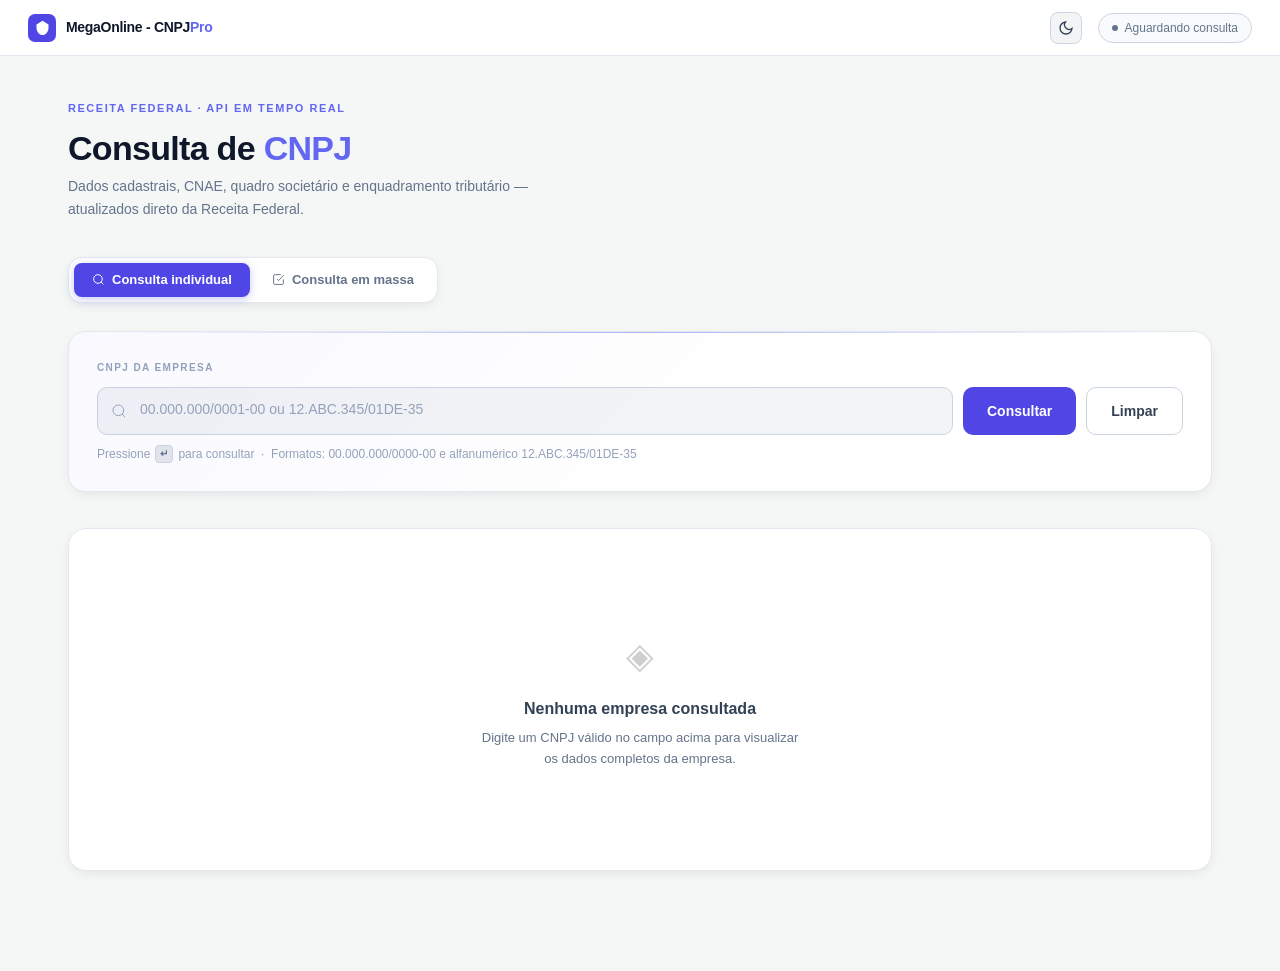
<file: index.html>
<!DOCTYPE html>
<html lang="pt-BR">
<head>
  <meta charset="UTF-8" />
  <meta name="viewport" content="width=device-width, initial-scale=1.0" />
  <title>Consulta de CNPJ Grátis — Dados da Receita Federal | MegaOnline CNPJ Pro</title>
  <meta name="description" content="Consulte CNPJ grátis e sem cadastro: razão social, inscrição estadual, situação cadastral, CNAEs, quadro societário e regime tributário. Consulta individual ou em massa, com exportação em CSV." />
  <link rel="canonical" href="https://marcosdemori.github.io/consultar-cnpj/" />
  <meta name="robots" content="index, follow, max-image-preview:large" />
  <meta name="author" content="Marcos De Mori Laiola" />
  <meta name="referrer" content="strict-origin-when-cross-origin" />
  <meta name="theme-color" content="#09090b" media="(prefers-color-scheme: dark)" />
  <meta name="theme-color" content="#f4f7f6" media="(prefers-color-scheme: light)" />

  <!-- Content Security Policy: defesa em profundidade contra injeção via dados das APIs.
       'unsafe-inline' permanece em style-src porque o HTML e o render usam atributos
       style="..."; já script-src não precisa dele (nenhum script inline nem onclick).
       frame-ancestors é ignorado em meta tag e o GitHub Pages não define headers,
       então proteção contra clickjacking exigiria outra hospedagem. -->
  <meta http-equiv="Content-Security-Policy" content="default-src 'none'; script-src 'self' https://static.cloudflareinsights.com; style-src 'self' 'unsafe-inline' https://fonts.googleapis.com; font-src https://fonts.gstatic.com; img-src 'self' data:; connect-src https://publica.cnpj.ws https://open.cnpja.com https://cloudflareinsights.com https://static.cloudflareinsights.com; base-uri 'self'; form-action 'none'; object-src 'none'" />

  <!-- Open Graph / Twitter: preview ao compartilhar em WhatsApp, LinkedIn e X -->
  <meta property="og:type" content="website" />
  <meta property="og:site_name" content="MegaOnline CNPJ Pro" />
  <meta property="og:locale" content="pt_BR" />
  <meta property="og:url" content="https://marcosdemori.github.io/consultar-cnpj/" />
  <meta property="og:title" content="Consulta de CNPJ Grátis — Dados da Receita Federal" />
  <meta property="og:description" content="Razão social, inscrição estadual, situação cadastral, CNAEs e quadro societário. Consulta individual ou em massa, com exportação em CSV." />
  <meta property="og:image" content="https://marcosdemori.github.io/consultar-cnpj/og-image.png" />
  <meta property="og:image:width" content="1200" />
  <meta property="og:image:height" content="630" />
  <meta property="og:image:alt" content="MegaOnline CNPJ Pro — consulta de CNPJ" />
  <meta name="twitter:card" content="summary_large_image" />
  <meta name="twitter:title" content="Consulta de CNPJ Grátis — Dados da Receita Federal" />
  <meta name="twitter:description" content="Razão social, inscrição estadual, situação cadastral, CNAEs e quadro societário. Consulta individual ou em massa." />
  <meta name="twitter:image" content="https://marcosdemori.github.io/consultar-cnpj/og-image.png" />

  <link rel="icon" href="data:image/svg+xml,<svg xmlns='http://www.w3.org/2000/svg' viewBox='0 0 24 24' fill='%236366f1'><path d='M3 21h18v-2H3v2zm4-4h2v-2H7v2zm0-4h2v-2H7v2zm0-4h2V7H7v2zm4 8h2v-2h-2v2zm0-4h2v-2h-2v2zm0-4h2V7h-2v2zm4 8h2v-2h-2v2zm0-4h2v-2h-2v2zm0-4h2V7h-2v2zM5 5v14h14V5H5z'/></svg>"/>
  <link rel="apple-touch-icon" href="data:image/svg+xml,<svg xmlns='http://www.w3.org/2000/svg' viewBox='0 0 24 24' fill='%236366f1'><path d='M3 21h18v-2H3v2zm4-4h2v-2H7v2zm0-4h2v-2H7v2zm0-4h2V7H7v2zm4 8h2v-2h-2v2zm0-4h2v-2h-2v2zm0-4h2V7h-2v2zm4 8h2v-2h-2v2zm0-4h2v-2h-2v2zm0-4h2V7h-2v2zM5 5v14h14V5H5z'/></svg>"/>
  <link rel="manifest" href="manifest.json" />
  <link rel="preconnect" href="https://fonts.googleapis.com" />
  <link rel="preconnect" href="https://fonts.gstatic.com" crossorigin />
  <link href="https://fonts.googleapis.com/css2?family=Inter:wght@300;400;500;600;700&family=JetBrains+Mono:wght@400;500&display=swap" rel="stylesheet" />

  <link rel="stylesheet" href="styles.css" />

  <!-- Lê e remove o ?cnpj= da URL antes de qualquer script de terceiros carregar. -->
  <script src="boot.js"></script>

  <script type="application/ld+json">
  {
    "@context": "https://schema.org",
    "@type": "WebApplication",
    "name": "MegaOnline CNPJ Pro",
    "url": "https://marcosdemori.github.io/consultar-cnpj/",
    "applicationCategory": "BusinessApplication",
    "operatingSystem": "Any",
    "inLanguage": "pt-BR",
    "description": "Consulta de CNPJ com dados cadastrais, inscri\u00e7\u00e3o estadual, CNAEs, quadro societ\u00e1rio e regime tribut\u00e1rio, individual ou em massa.",
    "offers": { "@type": "Offer", "price": "0", "priceCurrency": "BRL" },
    "author": { "@type": "Person", "name": "Marcos De Mori Laiola" }
  }
  </script>
</head>

<body class="dark-mode">

  <nav class="nav">
    <a class="nav-logo" href="#">
      <div class="nav-mark">
        <svg viewBox="0 0 20 20"><path d="M10 1L2 6v5c0 4.418 3.358 8.558 8 9.5C14.642 19.558 18 15.418 18 11V6L10 1z"/></svg>
      </div>
      <span class="nav-brand">MegaOnline - CNPJ<span>Pro</span></span>
    </a>
    <button class="theme-btn" id="themeToggle" type="button" title="Alternar tema" aria-label="Alternar entre tema claro e escuro">
      <svg id="themeIcon" viewBox="0 0 24 24"><path d="M12 1v2M12 21v2M4.22 4.22l1.42 1.42M18.36 18.36l1.42 1.42M1 12h2M21 12h2M4.22 19.78l1.42-1.42M18.36 5.64l1.42-1.42M12 7a5 5 0 1 0 0 10 5 5 0 0 0 0-10z"></path></svg>
    </button>
    <div class="nav-pill" id="statusBadge" role="status" aria-live="polite"><div class="nav-dot"></div>Aguardando consulta</div>
  </nav>

  <div class="shell">
    <div class="hero">
      <div class="hero-tag">Receita Federal · API em tempo real</div>
      <h1 class="hero-title">Consulta de <em>CNPJ</em></h1>
      <p class="hero-desc">Dados cadastrais, CNAE, quadro societário e enquadramento tributário — atualizados direto da Receita Federal.</p>
    </div>

    <!-- TABS -->
    <div class="tabs">
      <button class="tab-btn active" id="tabUnico" type="button" role="tab" aria-selected="true" aria-controls="panelUnico">
        <svg viewBox="0 0 24 24"><circle cx="11" cy="11" r="8"/><path d="m21 21-4.35-4.35"/></svg>
        Consulta individual
      </button>
      <button class="tab-btn" id="tabMassa" type="button" role="tab" aria-selected="false" aria-controls="panelMassa">
        <svg viewBox="0 0 24 24"><path d="M9 11l3 3L22 4"/><path d="M21 12v7a2 2 0 01-2 2H5a2 2 0 01-2-2V5a2 2 0 012-2h11"/></svg>
        Consulta em massa
      </button>
    </div>

    <!-- PAINEL INDIVIDUAL -->
    <div class="tab-panel active" id="panelUnico">
      <div class="search-card">
        <div class="s-lbl">CNPJ da empresa</div>
        <div class="s-row">
          <div class="s-wrap">
            <svg class="s-ico" viewBox="0 0 24 24"><circle cx="11" cy="11" r="8"/><path d="m21 21-4.35-4.35"/></svg>
            <input class="s-in mono" id="cnpjInput" type="text" placeholder="00.000.000/0001-00 ou 12.ABC.345/01DE-35" maxlength="18" autocomplete="off" autocapitalize="characters" autocorrect="off" spellcheck="false" aria-label="CNPJ a consultar, numérico ou alfanumérico" />
          </div>
          <button class="btn btn-p" id="consultarBtn">Consultar</button>
          <button class="btn btn-g" id="limparBtn">Limpar</button>
        </div>
        <div class="s-hint">Pressione <span class="kbd">↵</span> para consultar &nbsp;·&nbsp; Formatos: 00.000.000/0000-00 e alfanumérico 12.ABC.345/01DE-35</div>
        <div class="err" id="errorBox">
          <svg class="err-ic" viewBox="0 0 24 24"><circle cx="12" cy="12" r="10"/><path d="M12 8v4M12 16h.01"/></svg>
          <span id="errorText"></span>
        </div>
        <div class="toast" id="toastBox"></div>
        <div class="hist" id="historyStrip">
          <div class="hist-lbl">Consultas recentes</div>
          <div class="hist-row" id="historyList"></div>
        </div>
      </div>

      <div class="empty" id="emptyState">
        <div class="empty-g">◈</div>
        <h2>Nenhuma empresa consultada</h2>
        <p>Digite um CNPJ válido no campo acima para visualizar os dados completos da empresa.</p>
      </div>

      <div class="result" id="resultSection">
        <div class="banner ani">
          <div class="ban-top">
            <div>
              <div class="ban-name" id="banName">—</div>
              <div class="ban-fantasy" id="banFantasy">—</div>
              <div class="badges" id="banBadges"></div>
            </div>
          </div>
          <div class="ban-meta" id="banMeta"></div>
          <div class="ban-acts">
            <button class="bact" id="shareBtn">
              <svg viewBox="0 0 24 24"><path d="M10 13a5 5 0 007.54.54l3-3a5 5 0 00-7.07-7.07l-1.72 1.71"/><path d="M14 11a5 5 0 00-7.54-.54l-3 3a5 5 0 007.07 7.07l1.71-1.71"/></svg>
              Copiar link
            </button>
            <button class="bact" id="pdfBtn">
              <svg viewBox="0 0 24 24"><path d="M14 2H6a2 2 0 00-2 2v16a2 2 0 002 2h12a2 2 0 002-2V8z"/><polyline points="14,2 14,8 20,8"/><line x1="16" y1="13" x2="8" y2="13"/><line x1="16" y1="17" x2="8" y2="17"/></svg>
              Exportar PDF
            </button>
          </div>
        </div>

        <div class="cgrid ani">
          <div class="mcol">
            <div class="card">
              <div class="ch">
                <div class="ch-left">
                  <div class="cicon ci-i"><svg viewBox="0 0 24 24"><path d="M20 21v-2a4 4 0 00-4-4H8a4 4 0 00-4 4v2"/><circle cx="12" cy="7" r="4"/></svg></div>
                  <div><div class="ctitle">Dados cadastrais</div><div class="csub">Registro na Receita Federal</div></div>
                </div>
              </div>
              <div class="fgrid" id="dadosCadastrais"></div>
            </div>
            <div class="card">
              <div class="ch">
                <div class="ch-left">
                  <div class="cicon ci-t"><svg viewBox="0 0 24 24"><path d="M21 10c0 7-9 13-9 13S3 17 3 10a9 9 0 0118 0z"/><circle cx="12" cy="10" r="3"/></svg></div>
                  <div><div class="ctitle">Endereço e contato</div><div class="csub">Localização do estabelecimento</div></div>
                </div>
              </div>
              <div class="fgrid" id="enderecoContato"></div>
            </div>
            <div class="card">
              <div class="ch">
                <div class="ch-left">
                  <div class="cicon ci-b"><svg viewBox="0 0 24 24"><path d="M9 5H7a2 2 0 00-2 2v12a2 2 0 002 2h10a2 2 0 002-2V7a2 2 0 00-2-2h-2"/><rect x="9" y="3" width="6" height="4" rx="1"/><path d="M9 12h6M9 16h4"/></svg></div>
                  <div><div class="ctitle">Atividades CNAE</div><div class="csub">Classificação Nacional de Atividades Econômicas</div></div>
                </div>
                <div class="ccnt" id="cnaeCount"></div>
              </div>
              <div class="sec-h">Atividade principal</div>
              <div id="cnaeMain"></div>
              <div id="cnaeSecWrap">
                <div class="sec-h">Atividades secundárias</div>
                <div class="csec" id="cnaeList"></div>
              </div>
            </div>
            <div class="card">
              <div class="ch">
                <div class="ch-left">
                  <div class="cicon ci-p"><svg viewBox="0 0 24 24"><path d="M17 21v-2a4 4 0 00-4-4H5a4 4 0 00-4 4v2"/><circle cx="9" cy="7" r="4"/><path d="M23 21v-2a4 4 0 00-3-3.87M16 3.13a4 4 0 010 7.75"/></svg></div>
                  <div><div class="ctitle">Quadro societário</div><div class="csub">Sócios e qualificações</div></div>
                </div>
                <div class="ccnt" id="sociosCount"></div>
              </div>
              <div id="sociosList" style="margin-top:4px"></div>
            </div>
          </div>
          <div class="scol">
            <div class="card">
              <div class="ch">
                <div class="ch-left">
                  <div class="cicon ci-g"><svg viewBox="0 0 24 24"><path d="M12 22s8-4 8-10V5l-8-3-8 3v7c0 6 8 10 8 10z"/></svg></div>
                  <div><div class="ctitle">Regime tributário</div><div class="csub">Enquadramento fiscal</div></div>
                </div>
              </div>
              <div id="regimeSection"></div>
            </div>
            <div class="card">
              <div class="ch">
                <div class="ch-left">
                  <div class="cicon ci-a"><svg viewBox="0 0 24 24"><line x1="12" y1="1" x2="12" y2="23"/><path d="M17 5H9.5a3.5 3.5 0 000 7h5a3.5 3.5 0 010 7H6"/></svg></div>
                  <div><div class="ctitle">Capital e porte</div><div class="csub">Informações societárias</div></div>
                </div>
              </div>
              <div class="fgrid col1" id="capitalPorte" style="margin-top:4px"></div>
            </div>
            <div class="card">
              <div class="ch">
                <div class="ch-left">
                  <div class="cicon ci-i"><svg viewBox="0 0 24 24"><rect x="2" y="3" width="20" height="14" rx="2"/><line x1="8" y1="21" x2="16" y2="21"/><line x1="12" y1="17" x2="12" y2="21"/></svg></div>
                  <div><div class="ctitle">Inscrições</div><div class="csub">Estadual e municipal</div></div>
                </div>
              </div>
              <div class="fgrid col1" id="inscricoes" style="margin-top:4px"></div>
            </div>
            <div class="card">
              <div class="ch">
                <div class="ch-left">
                  <div class="cicon ci-r"><svg viewBox="0 0 24 24"><rect x="3" y="4" width="18" height="18" rx="2"/><line x1="16" y1="2" x2="16" y2="6"/><line x1="8" y1="2" x2="8" y2="6"/><line x1="3" y1="10" x2="21" y2="10"/></svg></div>
                  <div><div class="ctitle">Cronologia</div><div class="csub">Datas relevantes</div></div>
                </div>
              </div>
              <div class="tl" id="cronologia" style="margin-top:8px"></div>
            </div>
          </div>
        </div>
      </div>
    </div><!-- /panelUnico -->

    <!-- PAINEL EM MASSA -->
    <div class="tab-panel" id="panelMassa">
      <div class="bulk-card">
        <div class="bulk-header">
          <div>
            <div class="bulk-title">Consulta em massa</div>
            <div class="bulk-sub">Cole um CNPJ por linha (com ou sem formatação). Limite de 50 por lote.</div>
          </div>
        </div>

        <div class="bulk-textarea-wrap">
          <textarea class="bulk-textarea" id="bulkInput" placeholder="11.111.111/0001-11&#10;22.222.222/0001-22&#10;33333333000133&#10;12.ABC.345/01DE-35&#10;..." spellcheck="false"></textarea>
          <div class="bulk-count-badge" id="bulkCountBadge">0 CNPJs</div>
        </div>

        <div class="bulk-opts">
          <label class="bulk-opt-label">
            Intervalo entre consultas:
            <input type="range" id="delaySlider" min="1" max="10" value="3" step="1"/>
            <span class="delay-val" id="delayVal">3s</span>
          </label>
        </div>

        <div class="bulk-actions">
          <button class="btn btn-p" id="bulkStartBtn" style="height:42px;font-size:13px">
            Iniciar consultas
          </button>
          <button class="btn btn-g" id="bulkStopBtn" style="height:42px;font-size:13px;display:none">
            Pausar
          </button>
          <button class="btn btn-g" id="bulkClearBtn" style="height:42px;font-size:13px">
            Limpar
          </button>
        </div>
      </div>

      <!-- PROGRESSO -->
      <div class="bulk-progress" id="bulkProgress">
        <div class="progress-header">
          <span class="progress-label" id="progressLabel">Consultando...</span>
          <span class="progress-pct" id="progressPct">0%</span>
        </div>
        <div class="progress-bar-wrap"><div class="progress-bar" id="progressBar"></div></div>
        <div class="progress-stats">
          <div class="pstat"><div class="pstat-n" id="ps-total">0</div><div class="pstat-l">Total</div></div>
          <div class="pstat"><div class="pstat-n a" id="ps-pend">0</div><div class="pstat-l">Pendentes</div></div>
          <div class="pstat"><div class="pstat-n g" id="ps-ok">0</div><div class="pstat-l">Sucesso</div></div>
          <div class="pstat"><div class="pstat-n r" id="ps-err">0</div><div class="pstat-l">Erros</div></div>
        </div>

        <div class="bulk-results-wrap">
          <div class="bulk-results-head">
            <div class="brh-cell">CNPJ</div>
            <div class="brh-cell">Razão social</div>
            <div class="brh-cell">IE</div>
            <div class="brh-cell">Regime</div>
            <div class="brh-cell">Situação</div>
            <div class="brh-cell">Status</div>
          </div>
          <div class="bulk-results-body" id="bulkResultsBody"></div>
        </div>

        <div class="bulk-export-bar">
          <span class="export-label" id="exportLabel">—</span>
          <div class="export-btns">
            <button class="btn-sm" id="exportCsvBtn" disabled>
              <svg viewBox="0 0 24 24"><path d="M21 15v4a2 2 0 01-2 2H5a2 2 0 01-2-2v-4"/><polyline points="7,10 12,15 17,10"/><line x1="12" y1="15" x2="12" y2="3"/></svg>
              Exportar CSV
            </button>
            <button class="btn-sm accent" id="copiarTudoBtn" disabled>
              <svg viewBox="0 0 24 24"><rect x="9" y="9" width="13" height="13" rx="2"/><path d="M5 15H4a2 2 0 01-2-2V4a2 2 0 012-2h9a2 2 0 012 2v1"/></svg>
              Copiar tudo
            </button>
          </div>
        </div>
      </div>

      <div class="bulk-empty" id="bulkEmpty">
        <div class="bulk-empty-g">◈◈</div>
        <h2>Nenhuma consulta em lote iniciada</h2>
        <p>Cole os CNPJs no campo acima e clique em "Iniciar consultas" para processar em massa.</p>
      </div>
    </div><!-- /panelMassa -->

  </div><!-- /shell -->

  <textarea id="cFB" style="position:absolute;left:-9999px" aria-hidden="true"></textarea>

  <script src="app.js"></script>

  <!-- Cloudflare Web Analytics -->
  <script type='module' src='https://static.cloudflareinsights.com/beacon.min.js' data-cf-beacon='{"token": "f7c1c8c363844798bdaebcd41b429511"}'></script>
  <!-- End Cloudflare Web Analytics -->
</body>
</html>
</file>
<file: styles.css>
*, *::before, *::after { box-sizing: border-box; margin: 0; padding: 0; }

:root {
  --bg: #09090b; --bg-nav: rgba(9,9,11,.9); --surface: #111115; --surface2: #17171c;
  --surface3: #1e1e25; --surface4: #25252e; --border: #2a2a35; --border2: #38384a;
  --border3: #4a4a60; --text: #f4f4f6; --text2: #a1a1b5; --text3: #6b6b80; --text4: #44444f;
  --accent: #6366f1; --accent-light: #818cf8; --accent-bg: rgba(99,102,241,.08);
  --accent-border: rgba(99,102,241,.25); --green: #22c55e; --green-bg: rgba(34,197,94,.08);
  --green-border: rgba(34,197,94,.2); --green-text: #4ade80; --amber: #f59e0b;
  --amber-bg: rgba(245,158,11,.08); --amber-border: rgba(245,158,11,.2); --amber-text: #fbbf24;
  --red: #ef4444; --red-bg: rgba(239,68,68,.08); --red-border: rgba(239,68,68,.2); --red-text: #f87171;
  --shadow: none; --nav-h: 56px; --r: 10px; --r-lg: 14px; --r-xl: 18px;
}

body.light-mode {
  --bg: #f4f7f6; --bg-nav: rgba(255,255,255,.9); --surface: #fff; --surface2: #f9fafb;
  --surface3: #f3f4f6; --surface4: #e5e7eb; --border: #e2e8f0; --border2: #cbd5e1;
  --border3: #94a3b8; --text: #0f172a; --text2: #334155; --text3: #64748b; --text4: #94a3b8;
  --accent: #4f46e5; --accent-light: #6366f1; --accent-bg: rgba(79,70,229,.05);
  --accent-border: rgba(79,70,229,.1); --green-text: #16a34a; --red-text: #dc2626;
  --amber-text: #d97706; --shadow: 0 4px 12px -2px rgba(0,0,0,.08);
}

html { scroll-behavior: smooth; }
body { font-family:'Inter',sans-serif; background:var(--bg); color:var(--text); min-height:100vh;
  line-height:1.5; -webkit-font-smoothing:antialiased; transition:background .3s,color .3s; }
.mono { font-family:'JetBrains Mono',monospace; }

/* NAV */
.nav { position:sticky; top:0; z-index:100; height:var(--nav-h); background:var(--bg-nav);
  backdrop-filter:blur(24px); border-bottom:1px solid var(--border); display:flex;
  align-items:center; padding:0 28px; gap:16px; }
.nav-logo { display:flex; align-items:center; gap:10px; text-decoration:none; }
.nav-mark { width:28px; height:28px; background:var(--accent); border-radius:7px;
  display:flex; align-items:center; justify-content:center; }
.nav-mark svg { width:15px; height:15px; fill:white; }
.nav-brand { font-size:14px; font-weight:700; color:var(--text); letter-spacing:-.3px; }
.nav-brand span { color:var(--accent-light); }
.theme-btn { background:var(--surface3); border:1px solid var(--border2); color:var(--text2);
  width:32px; height:32px; border-radius:8px; cursor:pointer; display:flex; align-items:center;
  justify-content:center; margin-left:auto; transition:all .2s; }
.theme-btn:hover { background:var(--surface4); color:var(--text); }
.theme-btn svg { width:16px; height:16px; fill:none; stroke:currentColor; stroke-width:2; }
.nav-pill { display:inline-flex; align-items:center; gap:7px; padding:5px 13px;
  border:1px solid var(--border2); border-radius:999px; font-size:12px; font-weight:500;
  color:var(--text3); background:var(--surface2); transition:all .3s; }
.nav-pill.active { color:var(--green-text); border-color:var(--green-border); background:var(--green-bg); }
.nav-pill.loading { color:var(--amber-text); border-color:var(--amber-border); background:var(--amber-bg); }
.nav-dot { width:6px; height:6px; border-radius:50%; background:currentColor; }
.nav-pill.loading .nav-dot { animation:blink 1s infinite; }
@keyframes blink { 0%,100%{opacity:1} 50%{opacity:.2} }

/* SHELL */
.shell { max-width:1200px; margin:0 auto; padding:44px 28px 100px; }
.hero { margin-bottom:36px; }
.hero-tag { font-size:11px; font-weight:600; text-transform:uppercase; letter-spacing:.14em;
  color:var(--accent-light); margin-bottom:12px; }
.hero-title { font-size:34px; font-weight:700; letter-spacing:-.7px; line-height:1.12; color:var(--text); }
.hero-title em { font-style:normal; color:var(--accent-light); }
.hero-desc { color:var(--text3); font-size:14px; margin-top:8px; max-width:500px; line-height:1.65; }

/* TABS */
.tabs { display:flex; gap:4px; margin-bottom:28px; background:var(--surface); border:1px solid var(--border);
  border-radius:var(--r-lg); padding:5px; width:fit-content; box-shadow:var(--shadow); }
.tab-btn { height:34px; padding:0 18px; border:none; border-radius:8px; font-family:'Inter',sans-serif;
  font-size:13px; font-weight:600; cursor:pointer; background:transparent; color:var(--text3);
  transition:all .18s; display:flex; align-items:center; gap:7px; }
.tab-btn:hover { color:var(--text2); background:var(--surface3); }
.tab-btn.active { background:var(--accent); color:#fff; box-shadow:0 2px 8px rgba(99,102,241,.35); }
.tab-btn svg { width:13px; height:13px; stroke:currentColor; fill:none; stroke-width:1.8; }
.tab-panel { display:none; }
.tab-panel.active { display:block; }

/* SEARCH CARD */
.search-card { background:var(--surface); border:1px solid var(--border); border-radius:var(--r-xl);
  padding:28px; margin-bottom:36px; position:relative; box-shadow:var(--shadow); }
.search-card::after { content:''; position:absolute; inset:0; border-radius:var(--r-xl);
  background:linear-gradient(135deg,rgba(99,102,241,.04),transparent 60%); pointer-events:none; }
.search-card::before { content:''; position:absolute; top:0; left:40px; right:40px; height:1px;
  background:linear-gradient(90deg,transparent,rgba(99,102,241,.5),transparent); }
.s-lbl { font-size:10px; font-weight:700; text-transform:uppercase; letter-spacing:.14em;
  color:var(--text4); margin-bottom:12px; }
.s-row { display:flex; gap:10px; flex-wrap:wrap; }
.s-wrap { flex:1; min-width:220px; position:relative; }
.s-ico { position:absolute; left:14px; top:50%; transform:translateY(-50%); width:16px; height:16px;
  stroke:var(--text4); fill:none; stroke-width:1.5; pointer-events:none; transition:stroke .2s; }
.s-wrap:focus-within .s-ico { stroke:var(--accent-light); }
.s-in { width:100%; height:48px; background:var(--surface3); border:1px solid var(--border2);
  border-radius:var(--r); color:var(--text); font-family:'JetBrains Mono',monospace; font-size:15px;
  font-weight:500; padding:0 14px 0 42px; outline:none; transition:all .2s; letter-spacing:.5px; }
.s-in:focus { border-color:var(--accent); box-shadow:0 0 0 3px rgba(99,102,241,.13); background:var(--surface4); }
.s-in::placeholder { font-family:'Inter',sans-serif; color:var(--text4); font-weight:400; font-size:14px; letter-spacing:0; }
.btn { height:48px; border:none; border-radius:var(--r); font-family:'Inter',sans-serif; font-size:14px;
  font-weight:600; cursor:pointer; padding:0 24px; transition:all .18s; white-space:nowrap; }
.btn-p { background:var(--accent); color:#fff; }
.btn-p:hover { background:#5558e8; box-shadow:0 4px 20px rgba(99,102,241,.4); transform:translateY(-1px); }
.btn-p:active { transform:none; box-shadow:none; }
.btn-p:disabled { opacity:.4; cursor:not-allowed; transform:none; box-shadow:none; }
.btn-g { background:transparent; color:var(--text2); border:1px solid var(--border2); }
.btn-g:hover { background:var(--surface3); color:var(--text); border-color:var(--border3); }
.s-hint { margin-top:10px; font-size:12px; color:var(--text4); display:flex; align-items:center; gap:5px; }
.kbd { display:inline-flex; align-items:center; justify-content:center; min-width:18px; height:18px;
  padding:0 4px; background:var(--surface4); border:1px solid var(--border2); border-radius:4px;
  font-size:10px; font-weight:600; color:var(--text3); }
.err { margin-top:12px; font-size:13px; color:var(--red-text); font-weight:500; display:none; align-items:center; gap:7px; }
.err-ic { width:14px; height:14px; stroke:currentColor; fill:none; stroke-width:2; flex-shrink:0; }
.toast { margin-top:12px; font-size:13px; font-weight:500; padding:10px 14px; border-radius:var(--r);
  display:none; align-items:center; gap:8px; }
.toast.ok { background:var(--green-bg); border:1px solid var(--green-border); color:var(--green-text); }
.toast.warn { background:var(--amber-bg); border:1px solid var(--amber-border); color:var(--amber-text); }

/* HISTÓRICO */
.hist { margin-top:20px; padding-top:20px; border-top:1px solid var(--border); display:none; }
.hist-lbl { font-size:10px; font-weight:700; text-transform:uppercase; letter-spacing:.14em;
  color:var(--text4); margin-bottom:10px; }
.hist-row { display:flex; flex-wrap:wrap; gap:6px; }
.chip { font-family:'JetBrains Mono',monospace; font-size:11px; font-weight:500; padding:5px 13px;
  border-radius:999px; border:1px solid var(--border2); background:var(--surface3); color:var(--text3);
  cursor:pointer; transition:all .15s; letter-spacing:.3px; }
.chip:hover { border-color:var(--accent-border); background:var(--accent-bg); color:var(--accent-light); }

/* EMPTY */
.empty { text-align:center; padding:100px 24px; background:var(--surface); border:1px solid var(--border);
  border-radius:var(--r-xl); box-shadow:var(--shadow); }
.empty-g { font-size:36px; margin-bottom:14px; opacity:.2; filter:grayscale(1); }
.empty h2 { font-size:16px; font-weight:600; color:var(--text2); margin-bottom:6px; }
.empty p { font-size:13px; color:var(--text3); max-width:320px; margin:0 auto; line-height:1.65; }

/* RESULTADO */
.result { display:none; }
@keyframes up { from{opacity:0;transform:translateY(10px)} to{opacity:1;transform:none} }
.ani { animation:up .3s ease; }

.banner { background:var(--surface); border:1px solid var(--border); border-radius:var(--r-xl);
  padding:28px 32px; margin-bottom:24px; position:relative; overflow:hidden; box-shadow:var(--shadow); }
.banner::before { content:''; position:absolute; top:0; left:60px; right:60px; height:1px;
  background:linear-gradient(90deg,transparent,rgba(99,102,241,.45),transparent); }
.banner::after { content:''; position:absolute; inset:0;
  background:radial-gradient(ellipse 600px 200px at 50% -60px,rgba(99,102,241,.05),transparent); pointer-events:none; }
.ban-top { display:flex; align-items:flex-start; justify-content:space-between; gap:16px; flex-wrap:wrap; margin-bottom:22px; }
.ban-name { font-size:26px; font-weight:700; letter-spacing:-.6px; color:var(--text); line-height:1.15; }
.ban-fantasy { font-size:13px; color:var(--text3); margin-top:4px; font-weight:400; }
.badges { display:flex; flex-wrap:wrap; gap:6px; margin-top:14px; }
.bdg { display:inline-flex; align-items:center; gap:5px; padding:4px 12px; border-radius:999px;
  font-size:11px; font-weight:600; border:1px solid; letter-spacing:.02em; }
.bdg-dot { width:5px; height:5px; border-radius:50%; background:currentColor; flex-shrink:0; }
.bdg-g { background:var(--green-bg); border-color:var(--green-border); color:var(--green-text); }
.bdg-a { background:var(--amber-bg); border-color:var(--amber-border); color:var(--amber-text); }
.bdg-r { background:var(--red-bg); border-color:var(--red-border); color:var(--red-text); }
.bdg-i { background:var(--accent-bg); border-color:var(--accent-border); color:var(--accent-light); }
.bdg-n { background:var(--surface3); border-color:var(--border2); color:var(--text2); }
.ban-meta { display:grid; grid-template-columns:repeat(auto-fit,minmax(130px,1fr)); gap:0;
  border:1px solid var(--border); border-radius:var(--r); overflow:hidden; margin-bottom:22px; }
.bm-item { padding:14px 16px; border-right:1px solid var(--border); border-bottom:1px solid var(--border); }
.bm-item.copyable { cursor:pointer; transition:all .2s; }
.bm-item.copyable:hover { background:var(--accent-bg); }
.bm-item:last-child { border-right:none; }
.bm-lbl { font-size:9px; font-weight:700; text-transform:uppercase; letter-spacing:.14em; color:var(--text4); margin-bottom:5px; }
.bm-val { font-size:13px; font-weight:600; color:var(--text); }
.bm-val.mono { font-family:'JetBrains Mono',monospace; font-size:12px; letter-spacing:.3px; }
.bm-val.g { color:var(--green-text); } .bm-val.r { color:var(--red-text); } .bm-val.a { color:var(--amber-text); }
.ban-acts { display:flex; flex-wrap:wrap; gap:6px; }
.bact { height:32px; padding:0 14px; font-size:12px; font-weight:600; border-radius:var(--r); cursor:pointer;
  border:1px solid var(--border2); background:var(--surface3); color:var(--text3); font-family:'Inter',sans-serif;
  transition:all .15s; display:inline-flex; align-items:center; gap:6px; }
.bact svg { width:13px; height:13px; stroke:currentColor; fill:none; stroke-width:1.5; }
.bact:hover { background:var(--surface4); color:var(--text); border-color:var(--border3); }

.cgrid { display:grid; grid-template-columns:1fr 340px; gap:20px; align-items:start; }
.mcol,.scol { display:grid; gap:20px; }

.card { background:var(--surface); border:1px solid var(--border); border-radius:var(--r-xl);
  padding:24px; transition:border-color .2s; box-shadow:var(--shadow); }
.card:hover { border-color:var(--border2); }
.ch { display:flex; align-items:center; justify-content:space-between; margin-bottom:20px; }
.ch-left { display:flex; align-items:center; gap:10px; }
.cicon { width:32px; height:32px; border-radius:var(--r); display:flex; align-items:center; justify-content:center; flex-shrink:0; }
.cicon svg { width:14px; height:14px; stroke:currentColor; fill:none; stroke-width:1.5; }
.ci-i { background:rgba(99,102,241,.1); color:#a5b4fc; }
.ci-g { background:rgba(34,197,94,.08); color:#86efac; }
.ci-a { background:rgba(245,158,11,.08); color:#fcd34d; }
.ci-b { background:rgba(59,130,246,.08); color:#93c5fd; }
.ci-p { background:rgba(168,85,247,.08); color:#d8b4fe; }
.ci-t { background:rgba(20,184,166,.08); color:#5eead4; }
.ci-r { background:rgba(239,68,68,.08); color:#fca5a5; }
.ctitle { font-size:14px; font-weight:600; color:var(--text); letter-spacing:-.2px; }
.csub { font-size:11px; color:var(--text4); margin-top:1px; }
.ccnt { font-size:11px; font-weight:600; padding:2px 9px; border-radius:999px; background:var(--surface3);
  border:1px solid var(--border2); color:var(--text3); }
.fgrid { display:grid; grid-template-columns:repeat(auto-fit,minmax(150px,1fr)); gap:8px; }
.fgrid.col1 { grid-template-columns:1fr; }
.fi { background:var(--surface2); border:1px solid var(--border); border-radius:var(--r); padding:13px 14px; transition:all .15s; }
.fi:hover { border-color:var(--border2); }
.fi.copyable { cursor:pointer; }
.fi.copyable:hover { border-color:var(--accent); background:var(--accent-bg); }
.fi.copyable:active { transform:scale(.98); }
.fi-l { font-size:9px; font-weight:700; text-transform:uppercase; letter-spacing:.13em; color:var(--text4); margin-bottom:5px; }
.fi-v { font-size:13px; font-weight:500; color:var(--text); line-height:1.4; word-break:break-word; }
.fi-v.mono { font-family:'JetBrains Mono',monospace; font-size:12px; letter-spacing:.3px; }
.fi-v.g { color:var(--green-text); } .fi-v.r { color:var(--red-text); } .fi-v.a { color:var(--amber-text); }

/* CNAE */
.cnae-p { background:var(--surface2); border:1px solid var(--border); border-radius:var(--r);
  padding:14px 16px; display:flex; gap:12px; align-items:flex-start; margin-bottom:12px; }
.cnae-badge { font-family:'JetBrains Mono',monospace; font-size:11px; font-weight:500; color:var(--accent-light);
  background:var(--accent-bg); border:1px solid var(--accent-border); padding:3px 9px; border-radius:6px;
  white-space:nowrap; flex-shrink:0; margin-top:2px; }
.cnae-txt { font-size:13px; font-weight:500; color:var(--text); line-height:1.5; }
.sec-h { font-size:10px; font-weight:700; text-transform:uppercase; letter-spacing:.13em; color:var(--text4); margin:14px 0 8px; }
.csec { display:grid; gap:5px; }
.csec-i { background:var(--surface2); border:1px solid var(--border); border-radius:var(--r);
  padding:10px 14px; display:flex; gap:12px; align-items:flex-start; transition:border-color .15s; }
.csec-i:hover { border-color:var(--border2); }
.csec-code { font-family:'JetBrains Mono',monospace; font-size:10px; font-weight:500; color:var(--text4); white-space:nowrap; padding-top:1px; }
.csec-desc { font-size:12px; color:var(--text2); line-height:1.5; }

/* SÓCIOS */
.partner { background:var(--surface2); border:1px solid var(--border); border-radius:var(--r);
  padding:15px 16px; margin-bottom:8px; transition:border-color .15s; }
.partner:last-child { margin-bottom:0; }
.partner:hover { border-color:var(--border2); }
.p-row { display:flex; align-items:flex-start; gap:12px; }
.p-av { width:36px; height:36px; border-radius:50%; background:var(--accent-bg); border:1px solid var(--accent-border);
  display:flex; align-items:center; justify-content:center; font-size:12px; font-weight:700;
  color:var(--accent-light); flex-shrink:0; letter-spacing:-.5px; font-family:'Inter',sans-serif; }
.p-name { font-size:14px; font-weight:600; color:var(--text); letter-spacing:-.2px; }
.p-role { font-size:11px; color:var(--text3); margin-top:2px; }
.p-tags { display:flex; flex-wrap:wrap; gap:5px; margin-top:10px; }
.ptag { font-size:10px; font-weight:600; padding:3px 9px; border-radius:999px;
  background:var(--surface3); border:1px solid var(--border2); color:var(--text3); }

/* REGIME */
.rh { border-radius:var(--r); padding:20px; text-align:center; margin-bottom:12px; position:relative; }
.rh.simples { background:var(--green-bg); border:1px solid var(--green-border); }
.rh.mei { background:var(--amber-bg); border:1px solid var(--amber-border); }
.rh.ordinario { background:var(--accent-bg); border:1px solid var(--accent-border); }
.rh-lbl { font-size:9px; font-weight:700; text-transform:uppercase; letter-spacing:.14em; margin-bottom:8px; }
.rh.simples .rh-lbl,.rh.simples .rh-name { color:var(--green-text); }
.rh.mei .rh-lbl,.rh.mei .rh-name { color:var(--amber-text); }
.rh.ordinario .rh-lbl,.rh.ordinario .rh-name { color:var(--accent-light); }
.rh-name { font-size:19px; font-weight:700; letter-spacing:-.4px; }
.rh-desc { font-size:11px; color:var(--text3); margin-top:5px; line-height:1.5; }

/* TIMELINE */
.tl { display:grid; gap:0; }
.tl-item { display:flex; gap:12px; padding:12px 0; border-bottom:1px solid var(--border); }
.tl-item:last-child { border-bottom:none; padding-bottom:0; }
.tl-item:first-child { padding-top:0; }
.tl-dot { width:8px; height:8px; border-radius:50%; background:var(--border3); flex-shrink:0; margin-top:4px; }
.tl-dot.filled { background:var(--accent); }
.tl-l { font-size:11px; color:var(--text3); }
.tl-v { font-size:13px; font-weight:600; color:var(--text); margin-top:2px; }

/* ======= CONSULTA EM MASSA ======= */
.bulk-card { background:var(--surface); border:1px solid var(--border); border-radius:var(--r-xl);
  padding:28px; margin-bottom:24px; position:relative; box-shadow:var(--shadow); }
.bulk-card::before { content:''; position:absolute; top:0; left:40px; right:40px; height:1px;
  background:linear-gradient(90deg,transparent,rgba(99,102,241,.5),transparent); }

.bulk-header { display:flex; align-items:flex-start; justify-content:space-between; gap:16px; flex-wrap:wrap; margin-bottom:20px; }
.bulk-title { font-size:16px; font-weight:700; color:var(--text); letter-spacing:-.3px; margin-bottom:4px; }
.bulk-sub { font-size:13px; color:var(--text3); line-height:1.5; }

.bulk-textarea-wrap { position:relative; margin-bottom:16px; }
.bulk-textarea { width:100%; min-height:150px; background:var(--surface3); border:1px solid var(--border2);
  border-radius:var(--r); color:var(--text); font-family:'JetBrains Mono',monospace; font-size:13px;
  padding:14px 16px; outline:none; resize:vertical; line-height:1.7; transition:all .2s; }
.bulk-textarea:focus { border-color:var(--accent); box-shadow:0 0 0 3px rgba(99,102,241,.13); background:var(--surface4); }
.bulk-textarea::placeholder { font-family:'Inter',sans-serif; color:var(--text4); font-size:13px; }
.bulk-count-badge { position:absolute; bottom:12px; right:12px; font-size:10px; font-weight:700;
  text-transform:uppercase; letter-spacing:.1em; color:var(--accent-light); background:var(--accent-bg);
  border:1px solid var(--accent-border); padding:3px 10px; border-radius:999px; pointer-events:none; }

.bulk-opts { display:flex; align-items:center; gap:16px; flex-wrap:wrap; margin-bottom:20px; }
.bulk-opt-label { font-size:12px; color:var(--text3); display:flex; align-items:center; gap:6px; }
.bulk-opt-label input[type=range] { width:100px; accent-color:var(--accent); }
.delay-val { font-family:'JetBrains Mono',monospace; font-size:11px; font-weight:600; color:var(--accent-light);
  background:var(--accent-bg); border:1px solid var(--accent-border); padding:2px 8px; border-radius:6px; }
.bulk-actions { display:flex; gap:8px; flex-wrap:wrap; }

/* PROGRESSO */
.bulk-progress { display:none; margin-top:24px; }
.progress-header { display:flex; align-items:center; justify-content:space-between; margin-bottom:10px; }
.progress-label { font-size:13px; font-weight:600; color:var(--text2); }
.progress-pct { font-family:'JetBrains Mono',monospace; font-size:12px; color:var(--accent-light); font-weight:600; }
.progress-bar-wrap { height:6px; background:var(--surface3); border-radius:999px; overflow:hidden; margin-bottom:18px; }
.progress-bar { height:100%; background:var(--accent); border-radius:999px; transition:width .4s ease; width:0%; }
.progress-bar.done { background:var(--green); }
.progress-stats { display:grid; grid-template-columns:repeat(4,1fr); gap:8px; margin-bottom:18px; }
.pstat { background:var(--surface2); border:1px solid var(--border); border-radius:var(--r);
  padding:10px 12px; text-align:center; }
.pstat-n { font-size:18px; font-weight:700; color:var(--text); letter-spacing:-.5px; font-family:'JetBrains Mono',monospace; }
.pstat-l { font-size:9px; font-weight:700; text-transform:uppercase; letter-spacing:.12em; color:var(--text4); margin-top:2px; }
.pstat-n.g { color:var(--green-text); }
.pstat-n.r { color:var(--red-text); }
.pstat-n.a { color:var(--amber-text); }

/* LISTA DE RESULTADOS MASSA */
.bulk-results-wrap { border:1px solid var(--border); border-radius:var(--r-lg); overflow:hidden; }
.bulk-results-head { display:grid; grid-template-columns:165px 1fr 120px 110px 95px 60px; gap:0;
  background:var(--surface3); border-bottom:1px solid var(--border); padding:0; }
.brh-cell { font-size:9px; font-weight:700; text-transform:uppercase; letter-spacing:.12em;
  color:var(--text4); padding:10px 14px; border-right:1px solid var(--border); }
.brh-cell:last-child { border-right:none; }
.bulk-results-body { max-height:460px; overflow-y:auto; }
.bulk-results-body::-webkit-scrollbar { width:4px; }
.bulk-results-body::-webkit-scrollbar-thumb { background:var(--surface4); border-radius:99px; }

.br-row { display:grid; grid-template-columns:165px 1fr 120px 110px 95px 60px; gap:0;
  border-bottom:1px solid var(--border); transition:background .15s; align-items: center;}
.br-row:last-child { border-bottom:none; }
.br-row:hover { background:var(--surface2); }
.br-cell { padding:12px 14px; font-size:12px; color:var(--text2); border-right:1px solid var(--border);
  display:flex; align-items:center; overflow:hidden; }
.br-cell:last-child { border-right:none; }
.br-cnpj, .br-cell .mono { font-family:'JetBrains Mono',monospace; font-size:11px; letter-spacing:.3px; color:var(--text); font-weight:500; white-space: nowrap;}
.br-name { font-weight:500; color:var(--text); white-space:nowrap; overflow:hidden; text-overflow:ellipsis; display:block; }
.br-regime { font-size:10px; }
.br-sit { font-size:10px; font-weight:700; padding:3px 10px; border-radius:999px; border:1px solid; }
.br-sit.g { background:var(--green-bg); border-color:var(--green-border); color:var(--green-text); }
.br-sit.r { background:var(--red-bg); border-color:var(--red-border); color:var(--red-text); }
.br-sit.a { background:var(--amber-bg); border-color:var(--amber-border); color:var(--amber-text); }

.br-status-wrap { display:flex; align-items:center; justify-content:center; width: 100%; }
.spin { width:14px; height:14px; border:2px solid var(--border2); border-top-color:var(--accent);
  border-radius:50%; animation:spin .7s linear infinite; flex-shrink:0; }
@keyframes spin { to{transform:rotate(360deg)} }
.br-pending { color:var(--text4); font-size:11px; }
.br-error { color:var(--red-text); font-size:11px; white-space:nowrap; overflow:hidden; text-overflow:ellipsis; }
.br-ok-ico { width:16px; height:16px; color:var(--green-text); flex-shrink:0; }

.bulk-export-bar { display:flex; align-items:center; justify-content:space-between; flex-wrap:wrap; gap:10px;
  padding:14px 18px; background:var(--surface2); border-top:1px solid var(--border); }
.export-label { font-size:12px; color:var(--text3); }
.export-btns { display:flex; gap:6px; }
.btn-sm { height:32px; padding:0 14px; font-size:12px; font-weight:600; border-radius:var(--r);
  cursor:pointer; border:1px solid var(--border2); background:var(--surface3); color:var(--text2);
  font-family:'Inter',sans-serif; transition:all .15s; display:inline-flex; align-items:center; gap:5px; }
.btn-sm svg { width:12px; height:12px; stroke:currentColor; fill:none; stroke-width:1.8; }
.btn-sm:hover { background:var(--surface4); color:var(--text); border-color:var(--border3); }
.btn-sm.accent { background:var(--accent); color:#fff; border-color:var(--accent); }
.btn-sm.accent:hover { background:#5558e8; }
.btn-sm:disabled { opacity:.4; cursor:not-allowed; }

.bulk-empty { text-align:center; padding:60px 24px; background:var(--surface);
  border:1px solid var(--border); border-radius:var(--r-xl); box-shadow:var(--shadow); }
.bulk-empty-g { font-size:28px; margin-bottom:12px; opacity:.2; filter:grayscale(1); }
.bulk-empty h2 { font-size:15px; font-weight:600; color:var(--text2); margin-bottom:6px; }
.bulk-empty p { font-size:13px; color:var(--text3); max-width:300px; margin:0 auto; line-height:1.65; }

/* PRINT */
@media print {
  @page { margin:1.5cm; }
  body { background:#fff!important; color:#000!important; font-size:10pt!important; -webkit-print-color-adjust:exact; print-color-adjust:exact; }
  .nav,.search-card,.ban-acts,.theme-btn,.s-hint,.err,.toast,.hist,.empty,.cicon,.p-av,.tabs,.bulk-card,.bulk-progress { display:none!important; }
  .shell { padding:0!important; margin:0!important; max-width:100%!important; }
  .hero { text-align:center; margin-bottom:15px!important; padding-bottom:10px!important; border-bottom:2px solid #eee; }
  .hero-desc { display:none!important; }
  .result { display:block!important; }
  .banner { border:1px solid #ccc!important; padding:15px!important; margin-bottom:15px!important;
    box-shadow:none!important; background:#fff!important; border-radius:4px!important; }
  .banner::before,.banner::after { display:none!important; }
  .ban-top { margin-bottom:10px!important; }
  .ban-name { font-size:18pt!important; color:#000!important; }
  .ban-fantasy { font-size:12pt!important; color:#444!important; }
  .ban-meta { grid-template-columns:repeat(3,1fr)!important; border:1px solid #ccc!important; margin-bottom:0!important; }
  .bm-item { border-color:#ccc!important; padding:6px 10px!important; pointer-events:none!important; }
  .bm-item.copyable:hover { background:transparent!important; }
  .cgrid { display:block!important; }
  .mcol,.scol { display:block!important; gap:0!important; }
  .card { border:1px solid #ccc!important; box-shadow:none!important; padding:15px!important;
    margin-bottom:15px!important; border-radius:4px!important; page-break-inside:avoid!important; break-inside:avoid!important; background:#fff!important; }
  .ch { margin-bottom:10px!important; border-bottom:1px solid #eee!important; padding-bottom:5px!important; }
  .ctitle { font-size:14pt!important; color:#000!important; }
  .csub { font-size:10pt!important; color:#666!important; }
  .fgrid { grid-template-columns:repeat(3,1fr)!important; gap:10px!important; }
  .fgrid.col1 { grid-template-columns:1fr 1fr!important; }
  #enderecoContato.fgrid { grid-template-columns:1fr 1fr!important; }
  .fi { background:transparent!important; border:none!important; border-bottom:1px dotted #ccc!important; border-radius:0!important; padding:4px 0!important; pointer-events:none!important; }
  .fi-l,.bm-lbl { font-size:8pt!important; color:#555!important; }
  .fi-v,.bm-val { font-size:11pt!important; color:#000!important; }
  .bdg,.cnae-badge,.ptag,.ccnt { border:1px solid #999!important; background:transparent!important; color:#000!important; font-weight:normal!important; }
  .cnae-p,.csec-i,.partner { background:transparent!important; border:none!important; border-bottom:1px solid #eee!important; border-radius:0!important; padding:6px 0!important; margin:0!important; }
  .cnae-p:last-child,.csec-i:last-child,.partner:last-child { border-bottom:none!important; }
  .rh { border:1px solid #ccc!important; background:transparent!important; padding:10px!important; margin-bottom:5px!important; }
  .rh-name,.rh-lbl,.rh-desc { color:#000!important; }
  .tl-item { border-bottom:1px dotted #ccc!important; padding:5px 0!important; }
  .tl-dot { background:#999!important; }
  .tl-dot.filled { background:#000!important; }
  .tl-v { color:#000!important; }
}

@media (max-width:900px) {
  .bulk-results-head, .br-row { 
      grid-template-columns: 140px 1fr 100px 60px; 
  }
  .brh-cell:nth-child(3), .brh-cell:nth-child(4), 
  .br-cell:nth-child(3), .br-cell:nth-child(4) { display: none; }
}
@media (max-width:600px) {
  .shell { padding:24px 16px 60px; }
  .hero-title { font-size:26px; }
  .s-row { flex-direction:column; }
  .ban-top { flex-direction:column; }
  .fgrid { grid-template-columns:1fr 1fr; }
  .ban-meta { grid-template-columns:1fr 1fr; }
  .bm-item:nth-child(2n) { border-right:none; }
  .progress-stats { grid-template-columns:1fr 1fr; }
}
@media (max-width:400px) { .fgrid,.ban-meta { grid-template-columns:1fr; } }
::-webkit-scrollbar { width:5px; }
::-webkit-scrollbar-track { background:transparent; }
::-webkit-scrollbar-thumb { background:var(--surface4); border-radius:99px; }
</file>
